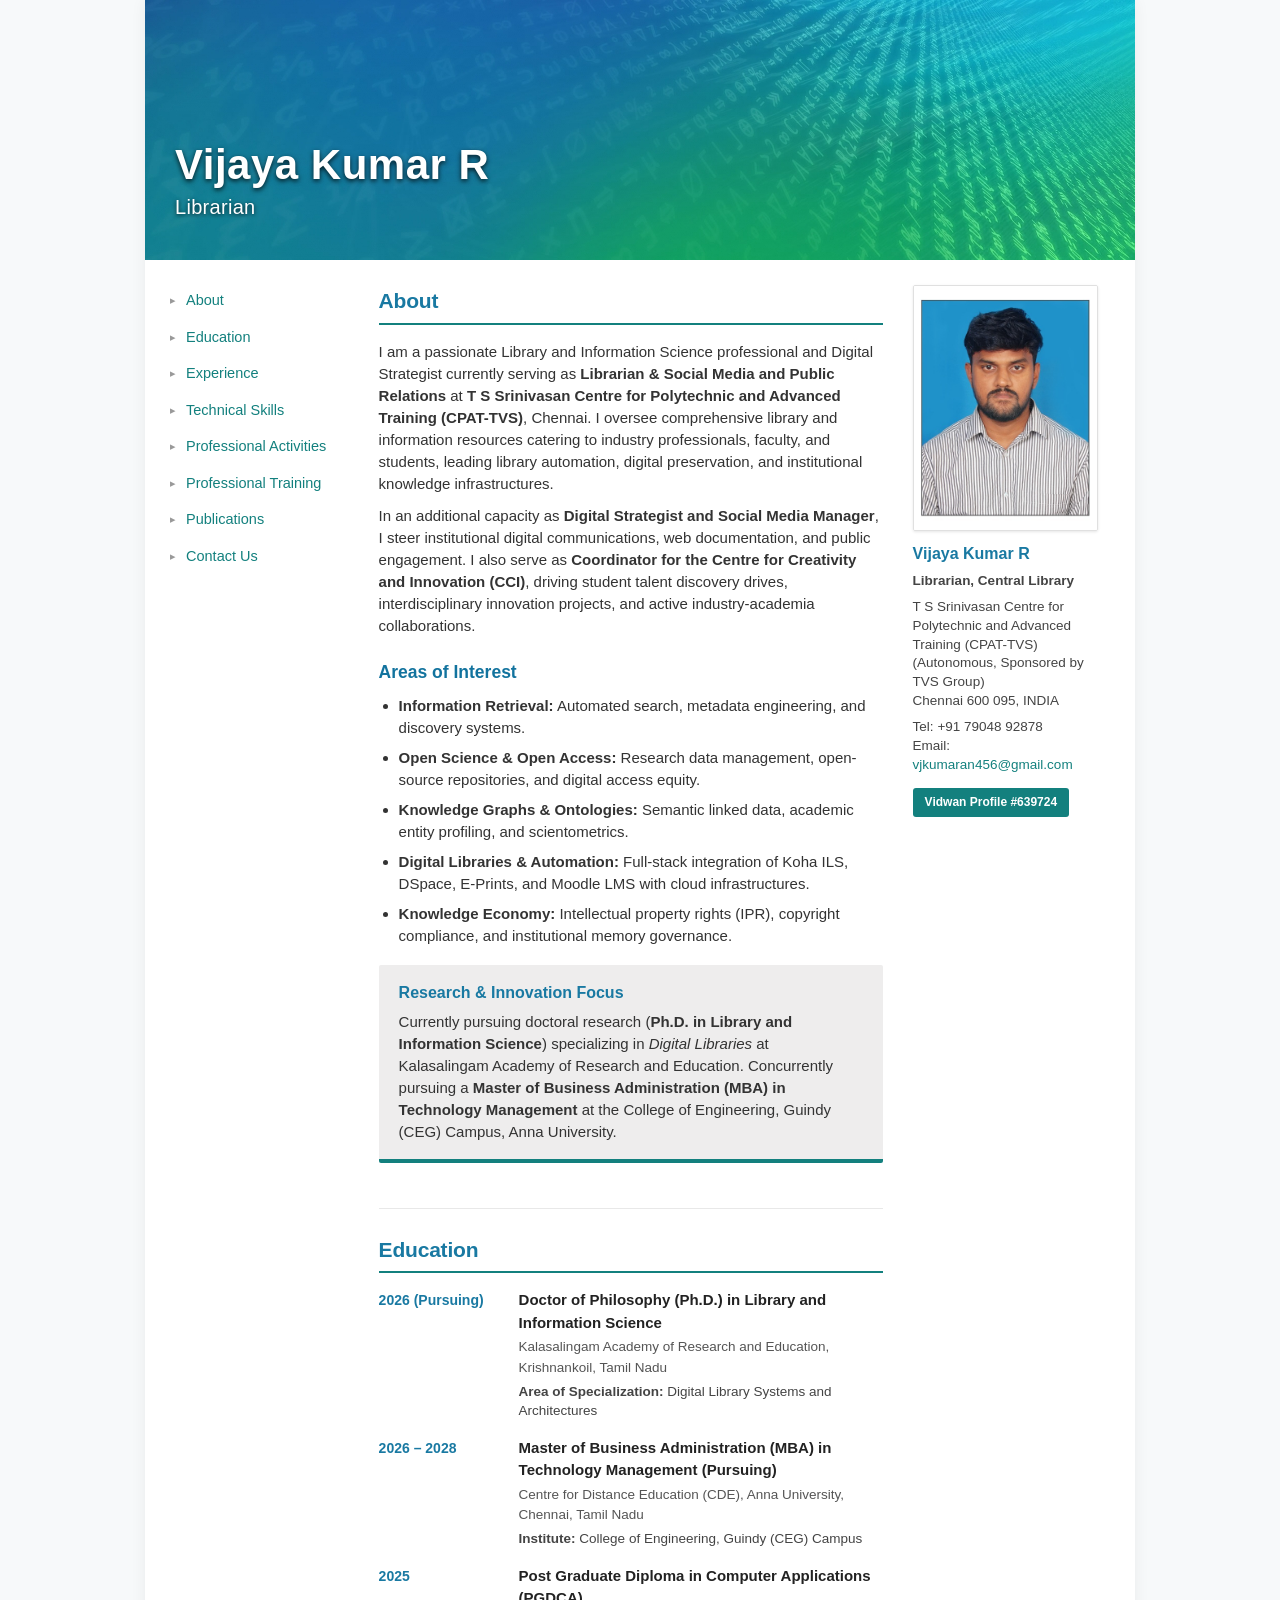
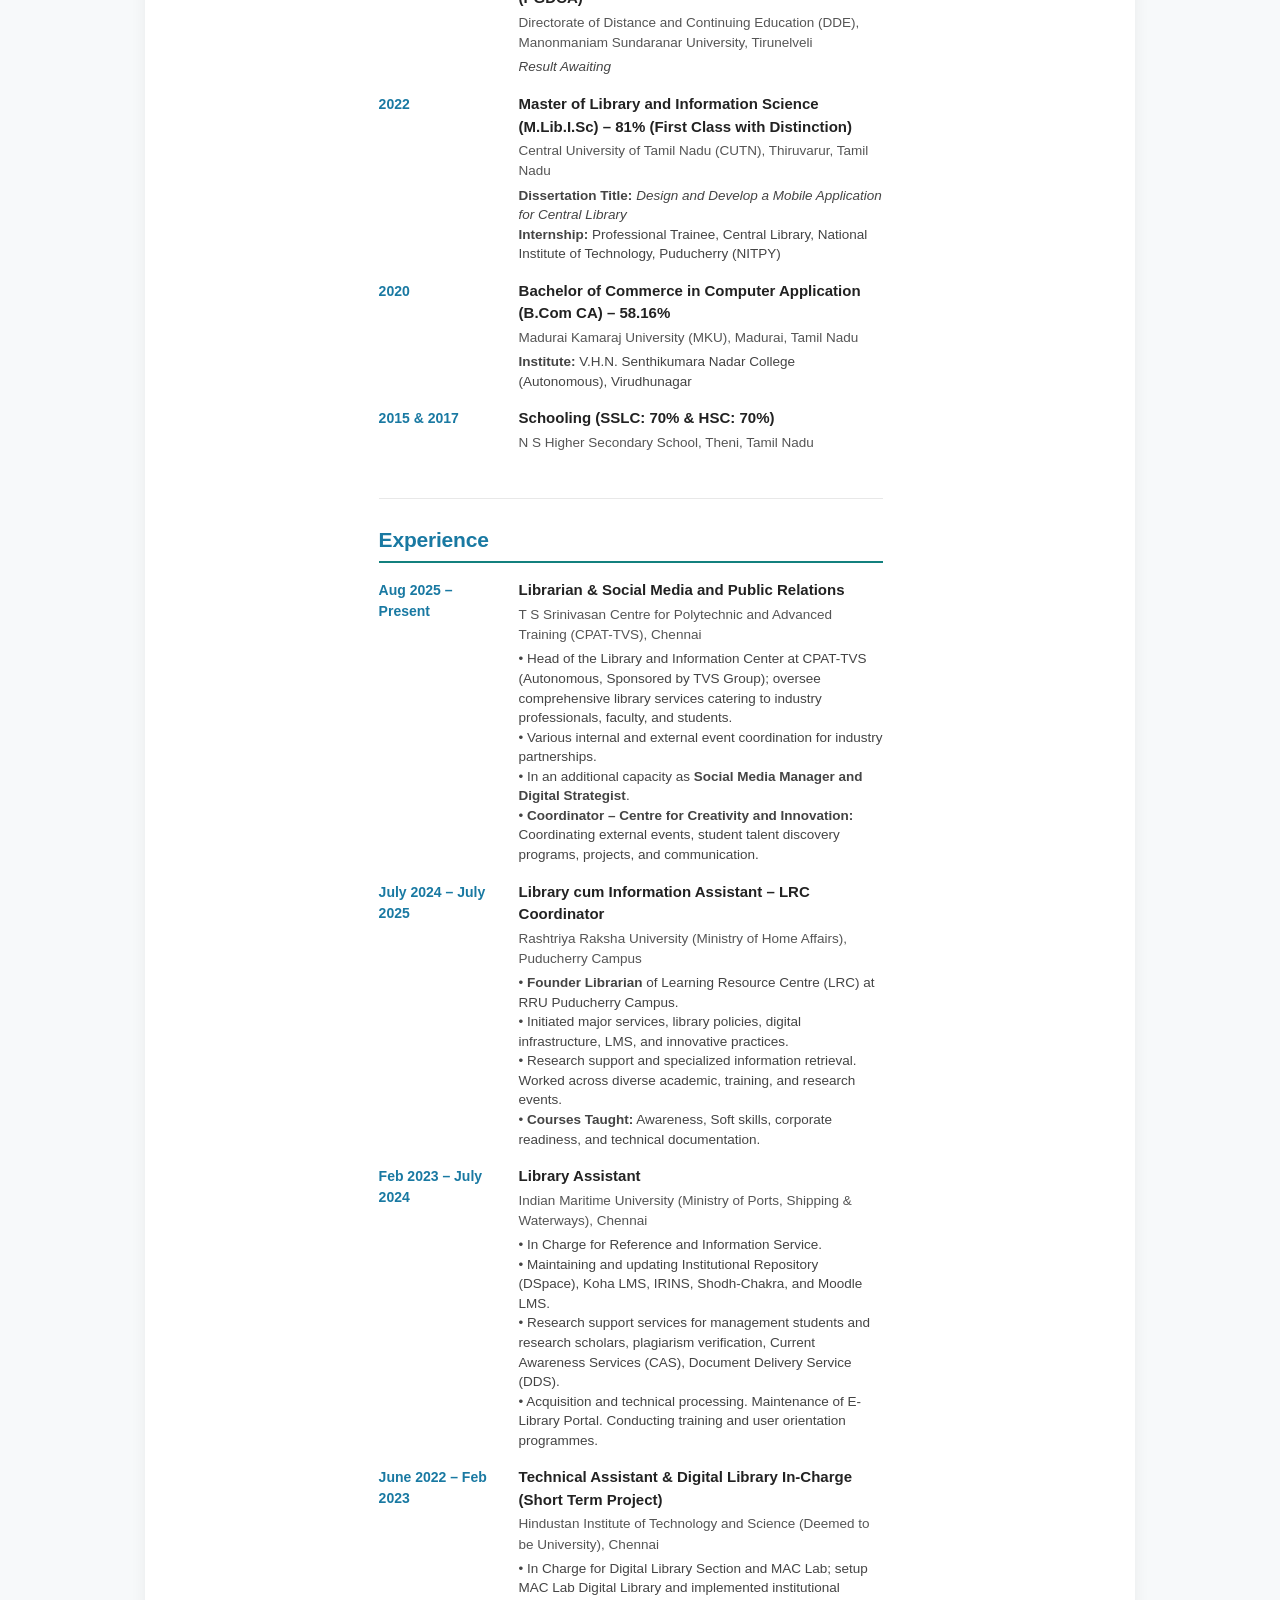
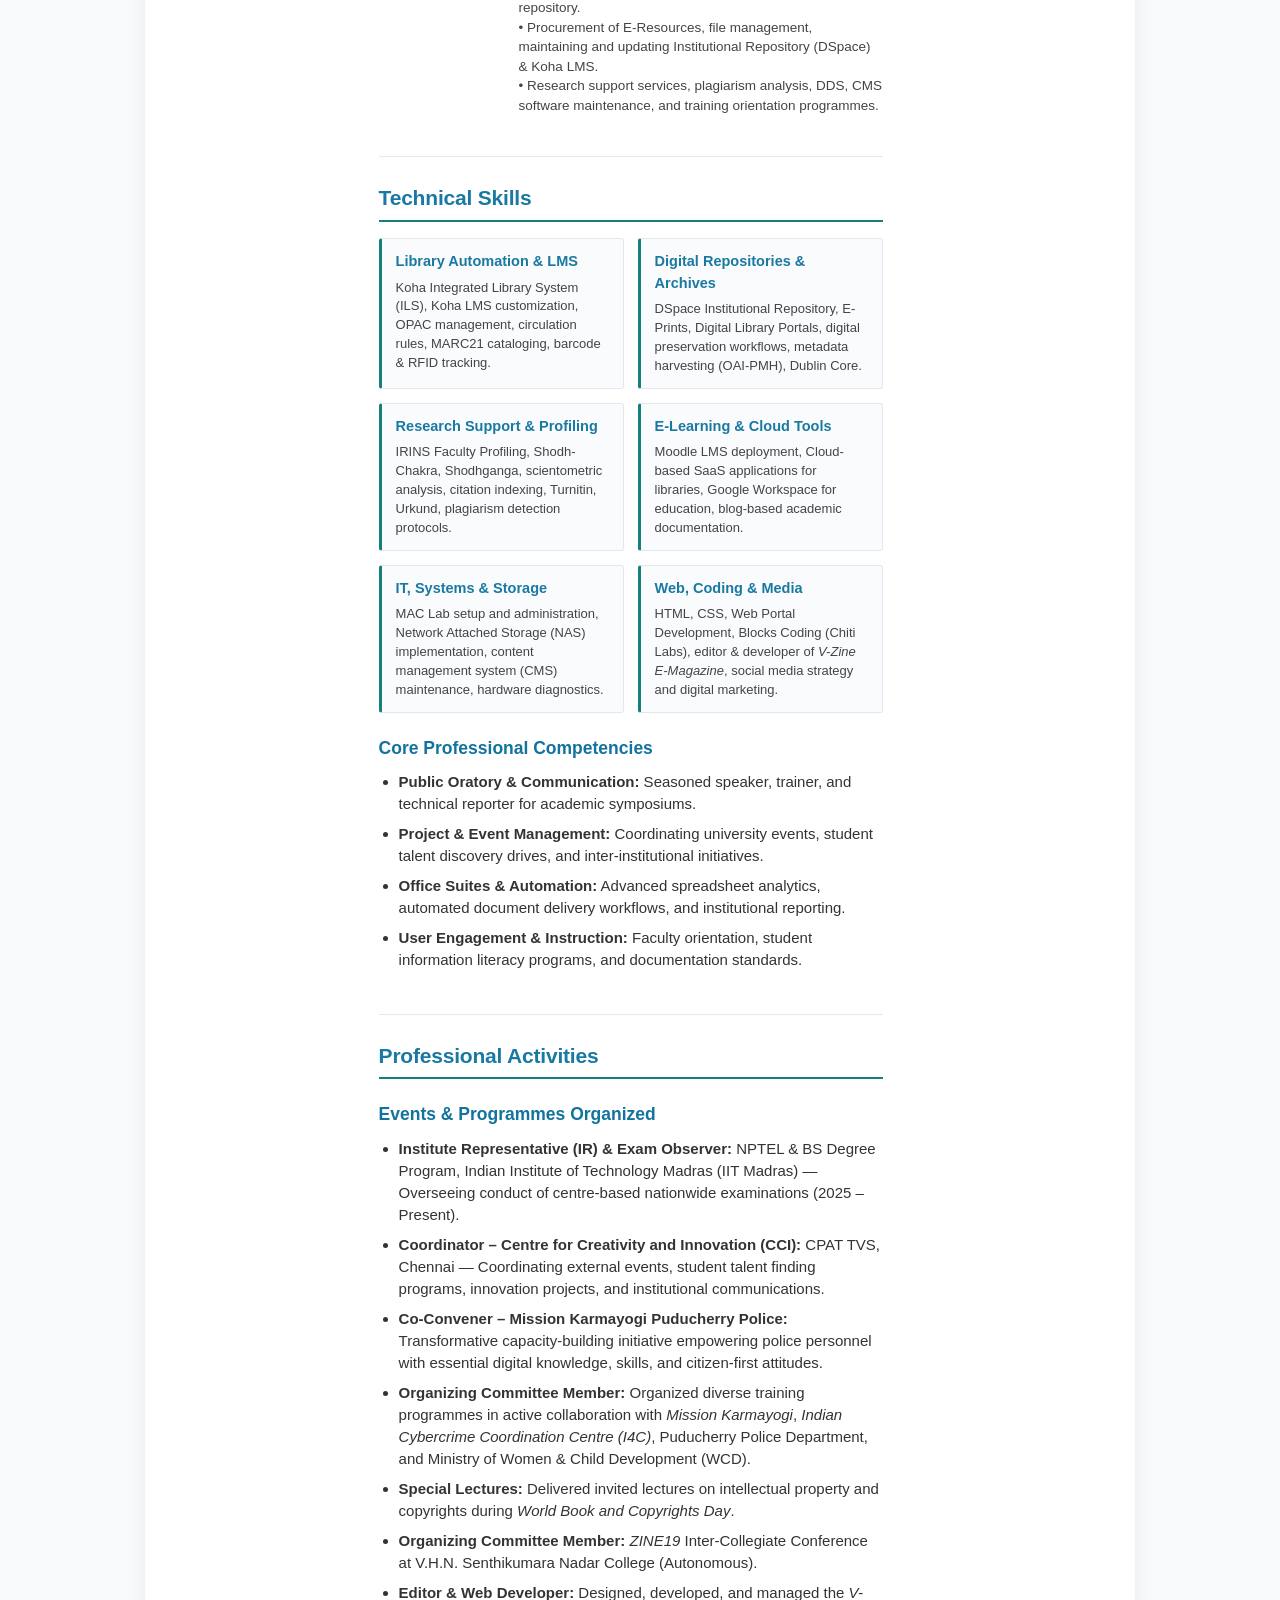
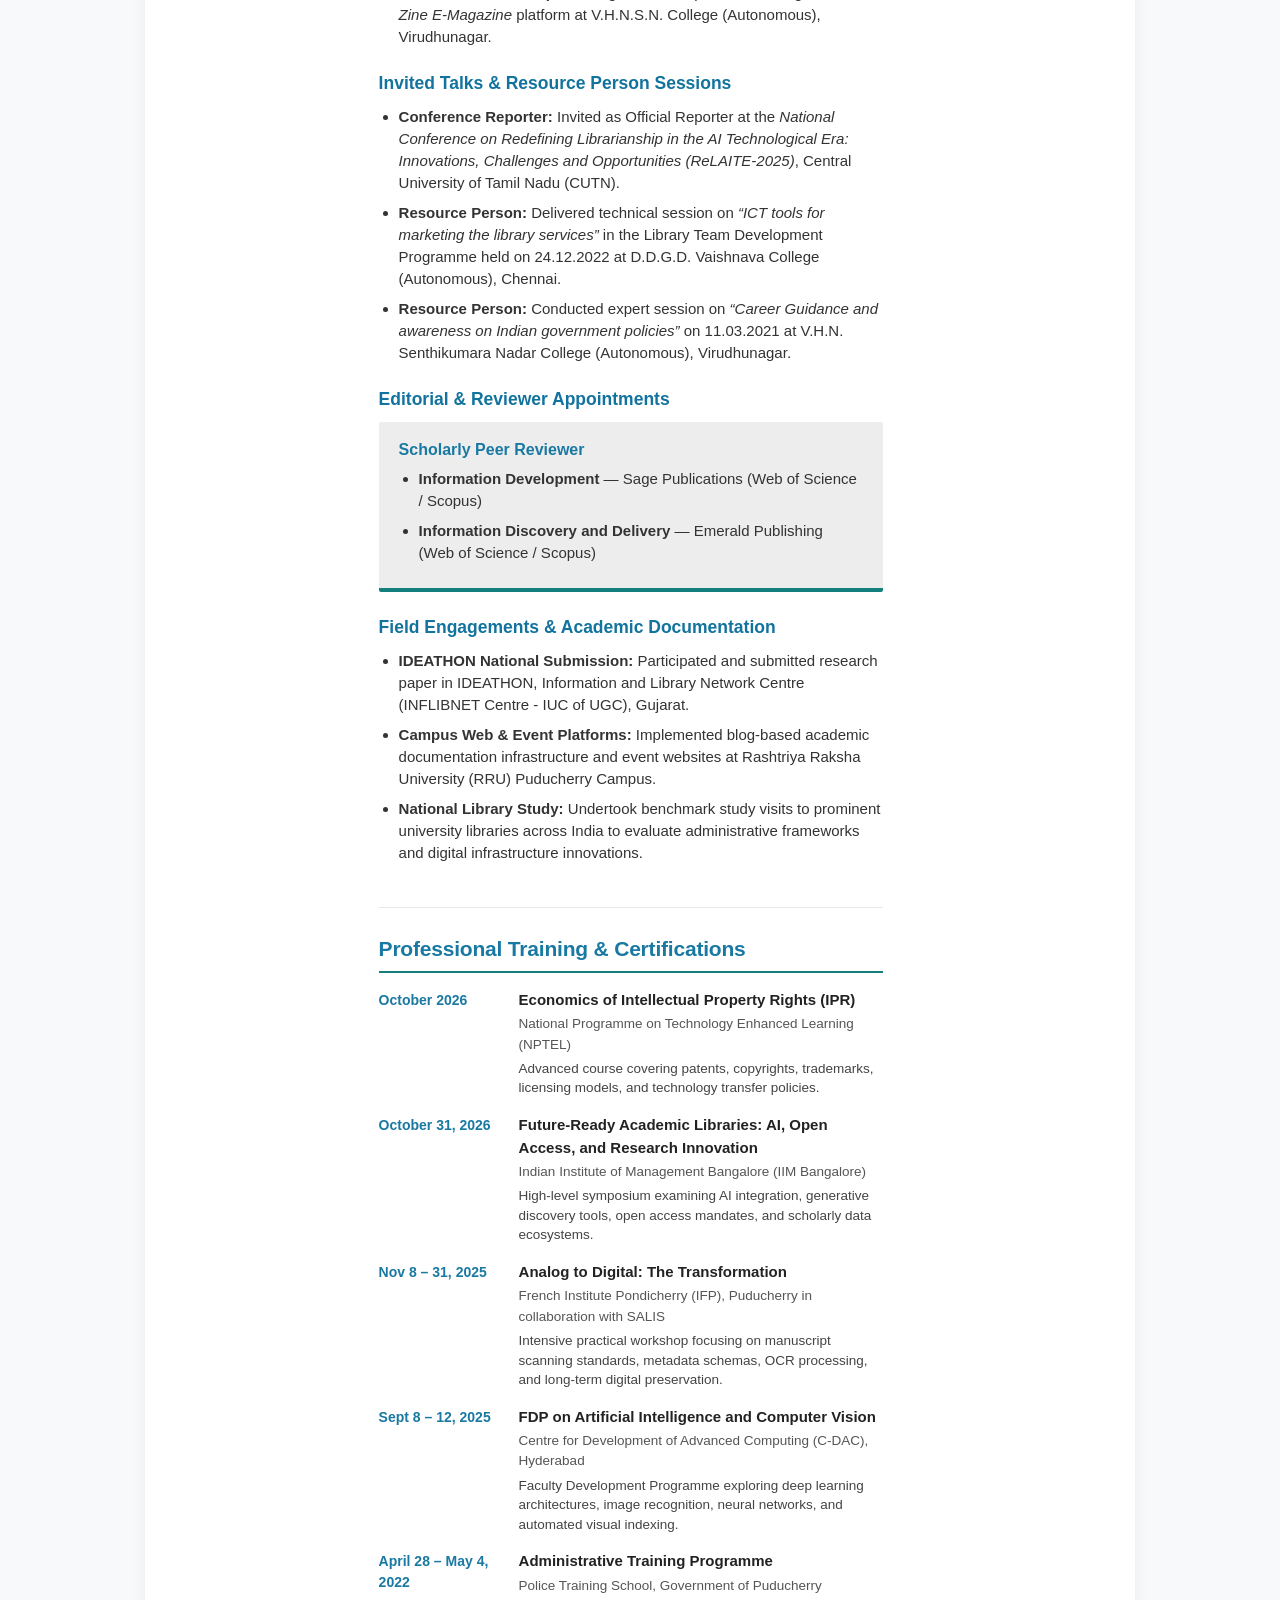
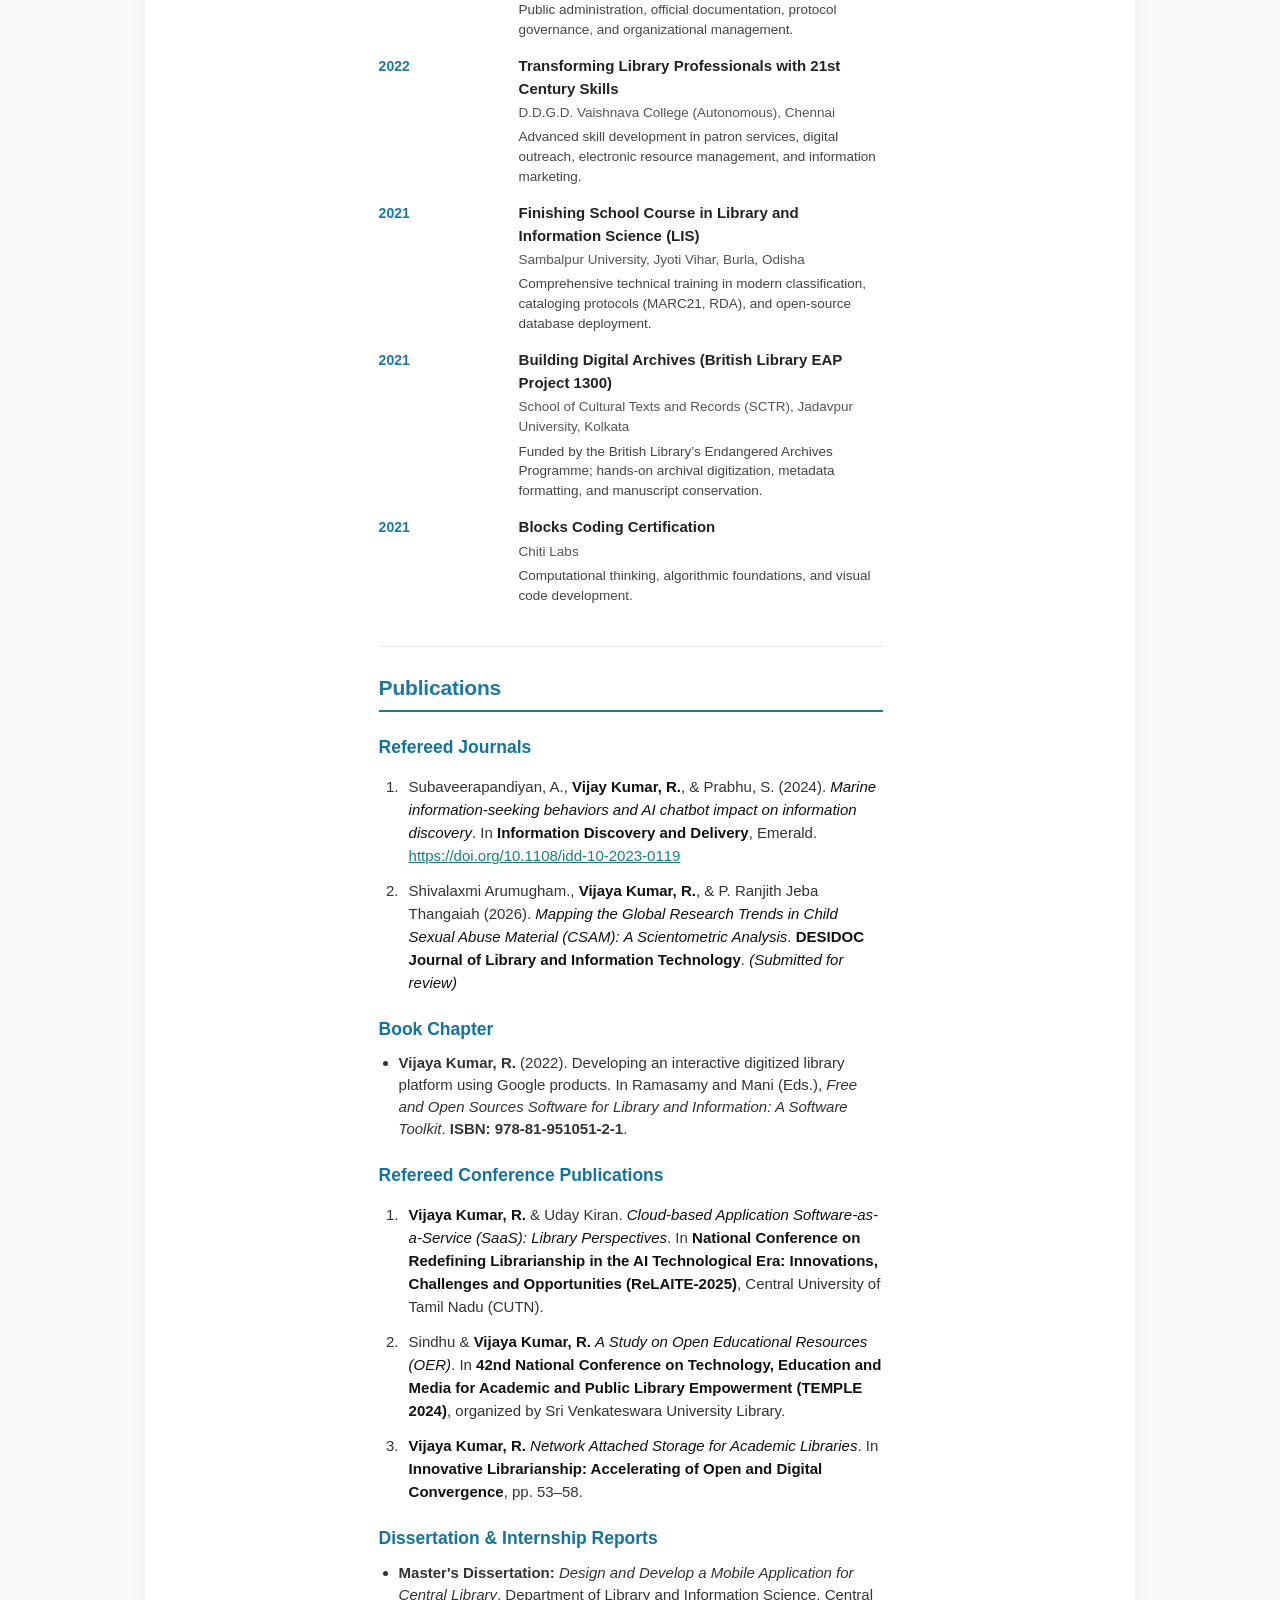
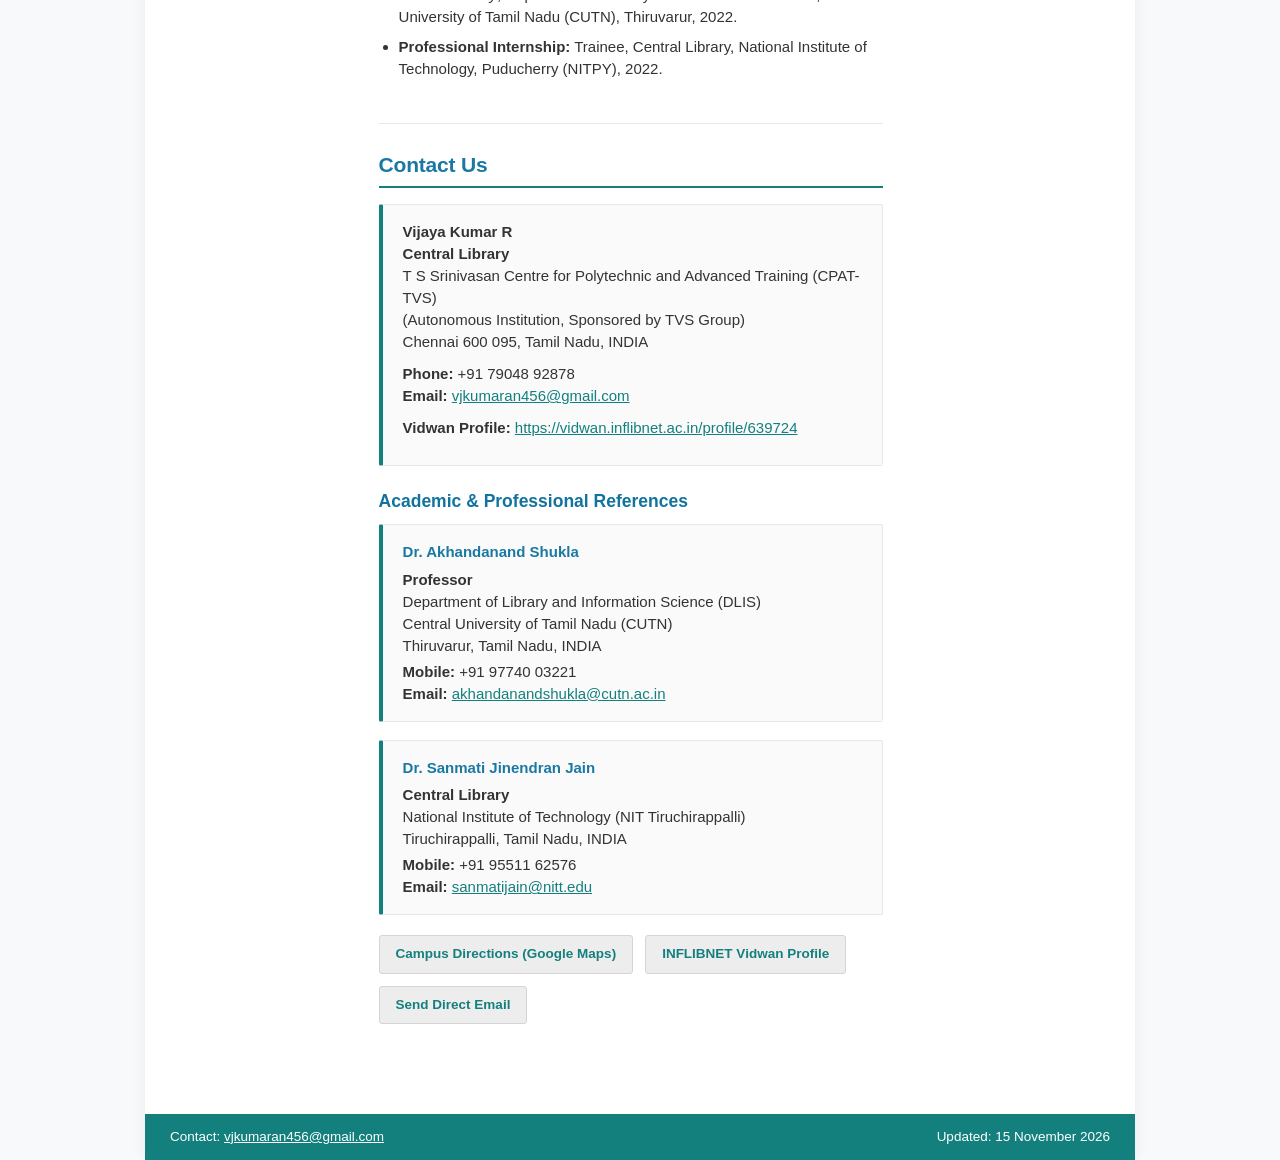
<file: index.html>
<!DOCTYPE html>
<html lang="en" dir="ltr">
<head>
  <meta charset="utf-8" />
  <meta name="viewport" content="width=device-width, initial-scale=1, maximum-scale=1" />
  <meta name="description" content="Academic webpage of Vijaya Kumar R - Librarian, Information Scientist, and Digital Strategist." />
  <title>Vijaya Kumar R | Academic Homepage</title>
  <link rel="shortcut icon" href="images/profile.svg" type="image/svg+xml" />
  <style>
    /* ==========================================================================
       Academic Website Theme - Replicated from Weizmann Institute (Prof. David Peleg)
       Color Palette:
       - Primary Accent / Links / Footer: #13807e
       - Secondary / Headers / Active: #1979a2
       - Subheading Accent: #12739e
       - Highlight Card: #eeeded with 4px #13807e solid bottom border
       - Text Color: #333333
       - Font Family: "Proxima Nova", Arial, Helvetica, "Nimbus Sans L", sans-serif
       ========================================================================== */

    * {
      -webkit-box-sizing: border-box;
      -moz-box-sizing: border-box;
      box-sizing: border-box;
    }

    html {
      font-family: "Proxima Nova", Arial, Helvetica, "Nimbus Sans L", sans-serif;
      font-size: 93.75%; /* 15px base */
      line-height: 1.5;
      color: #333333;
      background-color: #f7f9fa;
      scroll-behavior: smooth;
      -ms-text-size-adjust: 100%;
      -webkit-text-size-adjust: 100%;
    }

    body {
      margin: 0;
      padding: 0;
      background-color: #f7f9fa;
      color: #333333;
    }

    a {
      color: #13807e;
      text-decoration: underline;
      transition: color 0.15s ease-in-out;
    }

    a:hover, a:focus {
      color: #1979a2;
    }

    #page {
      max-width: 990px;
      width: 100%;
      margin: 0 auto;
      position: relative;
      background-color: #ffffff;
      box-shadow: 0 0 15px rgba(0,0,0,0.06);
    }

    /* ==========================================================================
       Header Banner Section (Cleaned: TVS Logo & Dept text removed; Just Name)
       ========================================================================== */
    #header {
      position: relative;
      width: 100%;
      max-width: 990px;
      background-color: #0b2545;
      overflow: hidden;
    }

    #header img.header__image {
      width: 100%;
      max-width: 990px;
      height: 260px;
      display: block;
      object-fit: cover;
    }

    .title-container {
      position: absolute;
      bottom: 2em;
      left: 0;
      padding: 10px 30px;
      z-index: 2;
      width: 100%;
    }

    .title-container #site-name {
      margin: 0;
    }

    .title-container #site-name a {
      color: #ffffff;
      text-decoration: none;
    }

    .title-container #site-name h1 {
      font-size: 42px;
      font-weight: 700;
      letter-spacing: 0.5px;
      color: #ffffff;
      margin: 0;
      line-height: 1.15;
      text-shadow: 0 2px 5px rgba(0, 0, 0, 0.8);
      display: inline-block;
    }

    .title-container #site-slogan {
      color: #ffffff;
      font-size: 20px;
      line-height: 1.3em;
      font-weight: 400;
      margin-top: 5px;
      text-shadow: 0 1px 4px rgba(0, 0, 0, 0.8);
      letter-spacing: 0.3px;
    }

    .mobile-header-banner {
      display: none;
    }

    /* Mobile Navbar Header */
    .navbar-header {
      display: none;
      background-color: #13807e;
      padding: 10px 15px;
      color: #ffffff;
      align-items: center;
      justify-content: space-between;
    }

    .main-navbar-toggle {
      background: transparent;
      border: 1px solid rgba(255, 255, 255, 0.5);
      border-radius: 4px;
      padding: 6px 10px;
      cursor: pointer;
      display: flex;
      flex-direction: column;
      gap: 4px;
    }

    .main-navbar-toggle .icon-bar {
      display: block;
      width: 22px;
      height: 2px;
      background-color: #ffffff;
    }

    .navbar-header span.menu-text {
      font-size: 16px;
      font-weight: 600;
    }

    #mobile-nav-container {
      display: none;
      background-color: #ffffff;
      border-bottom: 2px solid #13807e;
    }

    #mobile-nav-container.open {
      display: block;
    }

    #mobile-nav-container ul.menu {
      list-style: none;
      padding: 10px 20px;
      margin: 0;
    }

    #mobile-nav-container ul.menu li {
      padding: 8px 0;
      border-bottom: 1px solid #f0f0f0;
    }

    #mobile-nav-container ul.menu li a {
      color: #13807e;
      text-decoration: none;
      font-size: 15px;
      font-weight: 600;
      display: block;
    }

    #mobile-nav-container ul.menu li a.active {
      color: #1979a2;
    }

    /* ==========================================================================
       Main 3-Column Layout
       ========================================================================== */
    #main {
      max-width: 990px;
      margin: 25px auto 0;
      padding: 0 25px;
      display: flex;
      flex-direction: row;
      justify-content: space-between;
      align-items: flex-start;
      gap: 20px;
    }

    /* Left Sidebar: Sticky Navigation */
    aside.sidebar-first {
      width: 19%;
      flex-shrink: 0;
      position: sticky;
      top: 20px;
    }

    .region-sidebar-first .menu {
      list-style: none;
      padding: 0;
      margin: 0;
    }

    .region-sidebar-first .menu > li {
      margin: 0 0 5px 0;
      position: relative;
    }

    .region-sidebar-first .menu > li > a {
      color: #13807e;
      text-decoration: none;
      font-size: 14.5px;
      padding: 6px 0 6px 16px;
      display: block;
      position: relative;
      font-weight: 500;
      line-height: 1.35;
      transition: all 0.15s ease-in-out;
      border-radius: 2px;
    }

    .region-sidebar-first .menu > li > a:before {
      content: "▸";
      color: #999999;
      position: absolute;
      left: 0;
      font-size: 11px;
      top: 8px;
    }

    .region-sidebar-first .menu > li > a:hover {
      color: #1979a2;
      text-decoration: none;
      background-color: #f2f8f8;
    }

    .region-sidebar-first .menu > li > a.active {
      color: #1979a2;
      font-weight: 700;
      background-color: #ebf5f7;
    }

    .region-sidebar-first .menu > li > a.active:before {
      color: #1979a2;
    }

    /* Center Content Column */
    #content {
      width: 57%;
      flex-grow: 1;
      min-width: 0;
      padding: 0 10px;
    }

    .content-section {
      padding-bottom: 25px;
      margin-bottom: 25px;
      border-bottom: 1px solid #e8e8e8;
    }

    .content-section:last-child {
      border-bottom: none;
    }

    /* Section Headings */
    h2.section-header {
      font-size: 21px;
      color: #1979a2;
      font-weight: 700;
      margin-top: 0;
      margin-bottom: 16px;
      padding-bottom: 6px;
      border-bottom: 2px solid #13807e;
      letter-spacing: -0.2px;
    }

    h3.sub-header {
      font-size: 17.5px;
      color: #12739e;
      font-weight: 600;
      margin-top: 22px;
      margin-bottom: 10px;
    }

    p {
      line-height: 22px;
      margin-top: 0;
      margin-bottom: 10px;
      color: #333333;
    }

    ul.list, ol.list {
      padding-left: 20px;
      margin-top: 0;
      margin-bottom: 18px;
    }

    ul.list li, ol.list li {
      line-height: 22px;
      margin-bottom: 8px;
      color: #333333;
    }

    /* Highlight Block */
    .views-row-highlight {
      background-color: #eeeded;
      border-bottom: 4px #13807e solid;
      padding: 16px 20px;
      margin-bottom: 20px;
      border-radius: 2px;
    }

    .views-row-highlight h4 {
      margin-top: 0;
      margin-bottom: 6px;
      color: #1979a2;
      font-size: 16px;
    }

    .views-row-highlight p:last-child {
      margin-bottom: 0;
    }

    /* Timeline CV Entries */
    .cv-entry {
      display: flex;
      margin-bottom: 16px;
      align-items: baseline;
      gap: 15px;
    }

    .cv-entry .cv-date {
      width: 125px;
      flex-shrink: 0;
      font-weight: 700;
      color: #1979a2;
      font-size: 14px;
    }

    .cv-entry .cv-details {
      flex-grow: 1;
    }

    .cv-entry .cv-title {
      font-weight: 700;
      color: #222222;
      margin-bottom: 3px;
    }

    .cv-entry .cv-inst {
      color: #555555;
      font-size: 13.5px;
      margin-bottom: 4px;
    }

    .cv-entry .cv-desc {
      font-size: 13.5px;
      line-height: 1.45;
      color: #444444;
    }

    /* Technical Skills Grid */
    .skills-grid {
      display: grid;
      grid-template-columns: 1fr 1fr;
      gap: 14px;
      margin-bottom: 18px;
    }

    .skill-card {
      background: #fafbfc;
      border: 1px solid #e2e8f0;
      border-left: 3.5px solid #13807e;
      padding: 12px 14px;
      border-radius: 3px;
    }

    .skill-card h4 {
      margin: 0 0 6px 0;
      color: #1979a2;
      font-size: 14.5px;
      font-weight: 700;
    }

    .skill-card p {
      margin: 0;
      font-size: 13px;
      line-height: 1.45;
      color: #444444;
    }

    /* Publications List */
    ol.pub-list {
      padding-left: 24px;
      margin-bottom: 20px;
    }

    ol.pub-list li {
      line-height: 23px;
      margin-bottom: 12px;
      padding-left: 6px;
      color: #333333;
    }

    ol.pub-list li em {
      font-style: italic;
      color: #111111;
    }

    ol.pub-list li strong {
      color: #111111;
    }

    /* Contact Cards */
    .contact-card {
      background: #fafafa;
      border: 1px solid #e2e8f0;
      border-left: 4px solid #13807e;
      padding: 16px 20px;
      margin-bottom: 18px;
      border-radius: 2px;
    }

    .contactus-links {
      margin-top: 20px;
      display: flex;
      gap: 12px;
      flex-wrap: wrap;
    }

    .contactus-links a {
      display: inline-block;
      background-color: #eeeded;
      color: #13807e;
      padding: 8px 16px;
      text-decoration: none;
      border-radius: 3px;
      font-weight: 600;
      font-size: 13.5px;
      border: 1px solid #d5d5d5;
      transition: all 0.15s ease;
    }

    .contactus-links a:hover {
      background-color: #13807e;
      color: #ffffff;
      border-color: #13807e;
    }

    /* Right Sidebar: Scholar Profile Card */
    aside.sidebar-second {
      width: 21%;
      flex-shrink: 0;
      position: sticky;
      top: 20px;
    }

    #block-wis-lab-theme-elements-pi-block {
      background-color: #ffffff;
    }

    .pi_photo {
      margin-bottom: 14px;
    }

    .pi_photo_img {
      width: 100%;
      max-width: 185px;
      height: auto;
      display: block;
      border: 1px solid #e0e0e0;
      box-shadow: 0 1px 3px rgba(0, 0, 0, 0.1);
      border-radius: 2px;
    }

    .pi_about {
      font-size: 13.5px;
      line-height: 1.4em;
      color: #333333;
    }

    .pi_about h3 {
      font-size: 16px;
      font-weight: bold;
      color: #1979a2;
      margin-top: 0;
      margin-bottom: 8px;
    }

    .pi_about p {
      font-size: 13.5px;
      line-height: 1.4em;
      margin-top: 0;
      margin-bottom: 7px;
      color: #444444;
    }

    .pi_about a {
      color: #13807e;
      text-decoration: none;
      font-weight: 500;
    }

    .pi_about a:hover {
      text-decoration: underline;
      color: #1979a2;
    }

    .pi_about .btn-vidwan {
      display: inline-block;
      background-color: #13807e;
      color: #ffffff !important;
      padding: 5px 12px;
      border-radius: 3px;
      font-size: 12px;
      font-weight: 600;
      text-decoration: none !important;
      margin-top: 6px;
      transition: background 0.15s ease;
    }

    .pi_about .btn-vidwan:hover {
      background-color: #1979a2;
    }

    /* Footer */
    #footer {
      max-width: 990px;
      width: 100%;
      margin: 40px auto 0;
      background-color: #13807e;
      color: #ffffff;
      padding: 12px 25px;
      display: flex;
      justify-content: space-between;
      align-items: center;
      font-size: 13.5px;
    }

    .footer_left p,
    .footer_right p {
      margin: 0;
      color: #ffffff;
    }

    .footer_left a {
      color: #ffffff;
      text-decoration: underline;
    }

    /* Responsive */
    @media (max-width: 869px) {
      #main {
        flex-direction: column;
        padding: 0 15px;
      }

      aside.sidebar-first {
        width: 100%;
        position: static;
        margin-bottom: 15px;
      }

      .region-sidebar-first .menu {
        display: flex;
        flex-wrap: wrap;
        gap: 6px 14px;
        border-bottom: 1px solid #eeeded;
        padding-bottom: 12px;
      }

      #content {
        width: 100%;
        padding: 0;
      }

      .skills-grid {
        grid-template-columns: 1fr;
      }

      aside.sidebar-second {
        width: 100%;
        position: static;
        margin-top: 25px;
        border-top: 1px solid #eeeded;
        padding-top: 20px;
      }

      .pi_photo_img {
        max-width: 150px;
        float: left;
        margin-right: 20px;
      }
    }

    @media (max-width: 625px) {
      .navbar-header {
        display: flex;
      }

      #header img.header__image {
        display: none;
      }

      .mobile-header-banner {
        display: block;
        width: 100%;
      }

      .mobile-header-banner img {
        width: 100%;
        height: auto;
        display: block;
      }

      .title-container {
        position: static;
        background: #0e4c68;
        padding: 18px 15px;
      }

      .title-container #site-name h1 {
        font-size: 28px;
      }

      aside.sidebar-first {
        display: none;
      }

      .cv-entry {
        flex-direction: column;
        gap: 4px;
      }

      .cv-entry .cv-date {
        width: 100%;
      }

      #footer {
        flex-direction: column;
        gap: 8px;
        text-align: center;
        padding: 15px;
      }
    }
  </style>
</head>
<body class="html front not-logged-in two-sidebars header-4">

<div id="page">

  <!-- Mobile Navbar Header -->
  <div class="navbar-header">
    <span class="menu-text">Menu</span>
    <button class="main-navbar-toggle" type="button" aria-label="Toggle navigation" aria-expanded="false">
      <span class="icon-bar"></span>
      <span class="icon-bar"></span>
      <span class="icon-bar"></span>
    </button>
  </div>

  <!-- Mobile Collapsible Navigation -->
  <div id="mobile-nav-container">
    <ul class="menu">
      <li><a href="#about" class="mobile-nav-link active">About</a></li>
      <li><a href="#education" class="mobile-nav-link">Education</a></li>
      <li><a href="#experience" class="mobile-nav-link">Experience</a></li>
      <li><a href="#skills" class="mobile-nav-link">Technical Skills</a></li>
      <li><a href="#activities" class="mobile-nav-link">Professional Activities</a></li>
      <li><a href="#training" class="mobile-nav-link">Professional Training</a></li>
      <li><a href="#publications" class="mobile-nav-link">Publications</a></li>
      <li><a href="#contact" class="mobile-nav-link">Contact Us</a></li>
    </ul>
  </div>

  <!-- Main Academic Header Banner: Cleaned (No TVS logo / No dept content, just the Scholar Name) -->
  <header class="header" id="header" role="banner">
    <img src="images/header_banner.jpg" alt="Academic Header Banner" class="header__image" />

    <div class="title-container">
      <div class="header__name-and-slogan" id="name-and-slogan">
        <div class="header__site-name" id="site-name">
          <a href="#about" title="Vijaya Kumar R" class="header__site-link" rel="home">
            <h1>Vijaya Kumar R</h1>
          </a>
        </div>
        <div class="header__site-slogan" id="site-slogan">Librarian</div>
      </div>
    </div>

    <div class="mobile-header-banner">
      <img src="images/header_mobile.jpg" alt="Vijaya Kumar R" />
    </div>
  </header>

  <!-- Main Body Layout (3 Columns: Sticky Nav | Main Content | PI Profile) -->
  <div id="main" class="two-sidebars">

    <!-- Left Sidebar: Sticky Navigation Menu in Requested Order -->
    <aside class="sidebar sidebar-first" role="navigation">
      <div class="region region-sidebar-first column sidebar" id="navigation">
        <div id="block-system-main-menu" class="block block-system block-menu">
          <ul class="menu">
            <li><a href="#about" class="nav-link active">About</a></li>
            <li><a href="#education" class="nav-link">Education</a></li>
            <li><a href="#experience" class="nav-link">Experience</a></li>
            <li><a href="#skills" class="nav-link">Technical Skills</a></li>
            <li><a href="#activities" class="nav-link">Professional Activities</a></li>
            <li><a href="#training" class="nav-link">Professional Training</a></li>
            <li><a href="#publications" class="nav-link">Publications</a></li>
            <li><a href="#contact" class="nav-link">Contact Us</a></li>
          </ul>
        </div>
      </div>
    </aside>

    <!-- Center Column: Content Structured Strictly to Your Specified Sequence -->
    <div id="content" class="column" role="main">

      <!-- ================= 1. ABOUT SECTION ================= -->
      <section id="about" class="content-section">
        <h2 class="section-header">About</h2>
        <p>
          I am a passionate Library and Information Science professional and Digital Strategist currently serving as 
          <strong>Librarian &amp; Social Media and Public Relations</strong> at 
          <strong>T S Srinivasan Centre for Polytechnic and Advanced Training (CPAT-TVS)</strong>, Chennai. 
          I oversee comprehensive library and information resources catering to industry professionals, faculty, and students, 
          leading library automation, digital preservation, and institutional knowledge infrastructures.
        </p>
        <p>
          In an additional capacity as <strong>Digital Strategist and Social Media Manager</strong>, I steer institutional digital communications, 
          web documentation, and public engagement. I also serve as <strong>Coordinator for the Centre for Creativity and Innovation (CCI)</strong>, 
          driving student talent discovery drives, interdisciplinary innovation projects, and active industry-academia collaborations.
        </p>

        <h3 class="sub-header">Areas of Interest</h3>
        <ul class="list">
          <li><strong>Information Retrieval:</strong> Automated search, metadata engineering, and discovery systems.</li>
          <li><strong>Open Science &amp; Open Access:</strong> Research data management, open-source repositories, and digital access equity.</li>
          <li><strong>Knowledge Graphs &amp; Ontologies:</strong> Semantic linked data, academic entity profiling, and scientometrics.</li>
          <li><strong>Digital Libraries &amp; Automation:</strong> Full-stack integration of Koha ILS, DSpace, E-Prints, and Moodle LMS with cloud infrastructures.</li>
          <li><strong>Knowledge Economy:</strong> Intellectual property rights (IPR), copyright compliance, and institutional memory governance.</li>
        </ul>

        <div class="views-row-highlight">
          <h4>Research &amp; Innovation Focus</h4>
          <p>
            Currently pursuing doctoral research (<strong>Ph.D. in Library and Information Science</strong>) specializing in 
            <em>Digital Libraries</em> at Kalasalingam Academy of Research and Education. Concurrently pursuing a 
            <strong>Master of Business Administration (MBA) in Technology Management</strong> at the College of Engineering, Guindy (CEG) Campus, Anna University.
          </p>
        </div>
      </section>

      <!-- ================= 2. EDUCATION SECTION ================= -->
      <section id="education" class="content-section">
        <h2 class="section-header">Education</h2>

        <div class="cv-section-block">
          <div class="cv-entry">
            <div class="cv-date">2026 (Pursuing)</div>
            <div class="cv-details">
              <div class="cv-title">Doctor of Philosophy (Ph.D.) in Library and Information Science</div>
              <div class="cv-inst">Kalasalingam Academy of Research and Education, Krishnankoil, Tamil Nadu</div>
              <div class="cv-desc"><strong>Area of Specialization:</strong> Digital Library Systems and Architectures</div>
            </div>
          </div>

          <div class="cv-entry">
            <div class="cv-date">2026 – 2028</div>
            <div class="cv-details">
              <div class="cv-title">Master of Business Administration (MBA) in Technology Management (Pursuing)</div>
              <div class="cv-inst">Centre for Distance Education (CDE), Anna University, Chennai, Tamil Nadu</div>
              <div class="cv-desc"><strong>Institute:</strong> College of Engineering, Guindy (CEG) Campus</div>
            </div>
          </div>

          <div class="cv-entry">
            <div class="cv-date">2025</div>
            <div class="cv-details">
              <div class="cv-title">Post Graduate Diploma in Computer Applications (PGDCA)</div>
              <div class="cv-inst">Directorate of Distance and Continuing Education (DDE), Manonmaniam Sundaranar University, Tirunelveli</div>
              <div class="cv-desc"><em>Result Awaiting</em></div>
            </div>
          </div>

          <div class="cv-entry">
            <div class="cv-date">2022</div>
            <div class="cv-details">
              <div class="cv-title">Master of Library and Information Science (M.Lib.I.Sc) – 81% (First Class with Distinction)</div>
              <div class="cv-inst">Central University of Tamil Nadu (CUTN), Thiruvarur, Tamil Nadu</div>
              <div class="cv-desc">
                <strong>Dissertation Title:</strong> <em>Design and Develop a Mobile Application for Central Library</em><br />
                <strong>Internship:</strong> Professional Trainee, Central Library, National Institute of Technology, Puducherry (NITPY)
              </div>
            </div>
          </div>

          <div class="cv-entry">
            <div class="cv-date">2020</div>
            <div class="cv-details">
              <div class="cv-title">Bachelor of Commerce in Computer Application (B.Com CA) – 58.16%</div>
              <div class="cv-inst">Madurai Kamaraj University (MKU), Madurai, Tamil Nadu</div>
              <div class="cv-desc"><strong>Institute:</strong> V.H.N. Senthikumara Nadar College (Autonomous), Virudhunagar</div>
            </div>
          </div>

          <div class="cv-entry">
            <div class="cv-date">2015 &amp; 2017</div>
            <div class="cv-details">
              <div class="cv-title">Schooling (SSLC: 70% &amp; HSC: 70%)</div>
              <div class="cv-inst">N S Higher Secondary School, Theni, Tamil Nadu</div>
            </div>
          </div>
        </div>
      </section>

      <!-- ================= 3. EXPERIENCE SECTION ================= -->
      <section id="experience" class="content-section">
        <h2 class="section-header">Experience</h2>

        <div class="cv-section-block">
          <div class="cv-entry">
            <div class="cv-date">Aug 2025 – Present</div>
            <div class="cv-details">
              <div class="cv-title">Librarian &amp; Social Media and Public Relations</div>
              <div class="cv-inst">T S Srinivasan Centre for Polytechnic and Advanced Training (CPAT-TVS), Chennai</div>
              <div class="cv-desc">
                • Head of the Library and Information Center at CPAT-TVS (Autonomous, Sponsored by TVS Group); oversee comprehensive library services catering to industry professionals, faculty, and students.<br />
                • Various internal and external event coordination for industry partnerships.<br />
                • In an additional capacity as <strong>Social Media Manager and Digital Strategist</strong>.<br />
                • <strong>Coordinator – Centre for Creativity and Innovation:</strong> Coordinating external events, student talent discovery programs, projects, and communication.
              </div>
            </div>
          </div>

          <div class="cv-entry">
            <div class="cv-date">July 2024 – July 2025</div>
            <div class="cv-details">
              <div class="cv-title">Library cum Information Assistant – LRC Coordinator</div>
              <div class="cv-inst">Rashtriya Raksha University (Ministry of Home Affairs), Puducherry Campus</div>
              <div class="cv-desc">
                • <strong>Founder Librarian</strong> of Learning Resource Centre (LRC) at RRU Puducherry Campus.<br />
                • Initiated major services, library policies, digital infrastructure, LMS, and innovative practices.<br />
                • Research support and specialized information retrieval. Worked across diverse academic, training, and research events.<br />
                • <strong>Courses Taught:</strong> Awareness, Soft skills, corporate readiness, and technical documentation.
              </div>
            </div>
          </div>

          <div class="cv-entry">
            <div class="cv-date">Feb 2023 – July 2024</div>
            <div class="cv-details">
              <div class="cv-title">Library Assistant</div>
              <div class="cv-inst">Indian Maritime University (Ministry of Ports, Shipping &amp; Waterways), Chennai</div>
              <div class="cv-desc">
                • In Charge for Reference and Information Service.<br />
                • Maintaining and updating Institutional Repository (DSpace), Koha LMS, IRINS, Shodh-Chakra, and Moodle LMS.<br />
                • Research support services for management students and research scholars, plagiarism verification, Current Awareness Services (CAS), Document Delivery Service (DDS).<br />
                • Acquisition and technical processing. Maintenance of E-Library Portal. Conducting training and user orientation programmes.
              </div>
            </div>
          </div>

          <div class="cv-entry">
            <div class="cv-date">June 2022 – Feb 2023</div>
            <div class="cv-details">
              <div class="cv-title">Technical Assistant &amp; Digital Library In-Charge (Short Term Project)</div>
              <div class="cv-inst">Hindustan Institute of Technology and Science (Deemed to be University), Chennai</div>
              <div class="cv-desc">
                • In Charge for Digital Library Section and MAC Lab; setup MAC Lab Digital Library and implemented institutional repository.<br />
                • Procurement of E-Resources, file management, maintaining and updating Institutional Repository (DSpace) &amp; Koha LMS.<br />
                • Research support services, plagiarism analysis, DDS, CMS software maintenance, and training orientation programmes.
              </div>
            </div>
          </div>
        </div>
      </section>

      <!-- ================= 4. TECHNICAL SKILLS SECTION ================= -->
      <section id="skills" class="content-section">
        <h2 class="section-header">Technical Skills</h2>

        <div class="skills-grid">
          <div class="skill-card">
            <h4>Library Automation &amp; LMS</h4>
            <p>Koha Integrated Library System (ILS), Koha LMS customization, OPAC management, circulation rules, MARC21 cataloging, barcode &amp; RFID tracking.</p>
          </div>

          <div class="skill-card">
            <h4>Digital Repositories &amp; Archives</h4>
            <p>DSpace Institutional Repository, E-Prints, Digital Library Portals, digital preservation workflows, metadata harvesting (OAI-PMH), Dublin Core.</p>
          </div>

          <div class="skill-card">
            <h4>Research Support &amp; Profiling</h4>
            <p>IRINS Faculty Profiling, Shodh-Chakra, Shodhganga, scientometric analysis, citation indexing, Turnitin, Urkund, plagiarism detection protocols.</p>
          </div>

          <div class="skill-card">
            <h4>E-Learning &amp; Cloud Tools</h4>
            <p>Moodle LMS deployment, Cloud-based SaaS applications for libraries, Google Workspace for education, blog-based academic documentation.</p>
          </div>

          <div class="skill-card">
            <h4>IT, Systems &amp; Storage</h4>
            <p>MAC Lab setup and administration, Network Attached Storage (NAS) implementation, content management system (CMS) maintenance, hardware diagnostics.</p>
          </div>

          <div class="skill-card">
            <h4>Web, Coding &amp; Media</h4>
            <p>HTML, CSS, Web Portal Development, Blocks Coding (Chiti Labs), editor &amp; developer of <em>V-Zine E-Magazine</em>, social media strategy and digital marketing.</p>
          </div>
        </div>

        <h3 class="sub-header">Core Professional Competencies</h3>
        <ul class="list">
          <li><strong>Public Oratory &amp; Communication:</strong> Seasoned speaker, trainer, and technical reporter for academic symposiums.</li>
          <li><strong>Project &amp; Event Management:</strong> Coordinating university events, student talent discovery drives, and inter-institutional initiatives.</li>
          <li><strong>Office Suites &amp; Automation:</strong> Advanced spreadsheet analytics, automated document delivery workflows, and institutional reporting.</li>
          <li><strong>User Engagement &amp; Instruction:</strong> Faculty orientation, student information literacy programs, and documentation standards.</li>
        </ul>
      </section>

      <!-- ================= 5. PROFESSIONAL ACTIVITIES SECTION ================= -->
      <section id="activities" class="content-section">
        <h2 class="section-header">Professional Activities</h2>

        <h3 class="sub-header">Events &amp; Programmes Organized</h3>
        <ul class="list">
          <li>
            <strong>Institute Representative (IR) &amp; Exam Observer:</strong> NPTEL &amp; BS Degree Program, Indian Institute of Technology Madras (IIT Madras) — Overseeing conduct of centre-based nationwide examinations (2025 – Present).
          </li>
          <li>
            <strong>Coordinator – Centre for Creativity and Innovation (CCI):</strong> CPAT TVS, Chennai — Coordinating external events, student talent finding programs, innovation projects, and institutional communications.
          </li>
          <li>
            <strong>Co-Convener – Mission Karmayogi Puducherry Police:</strong> Transformative capacity-building initiative empowering police personnel with essential digital knowledge, skills, and citizen-first attitudes.
          </li>
          <li>
            <strong>Organizing Committee Member:</strong> Organized diverse training programmes in active collaboration with <em>Mission Karmayogi</em>, <em>Indian Cybercrime Coordination Centre (I4C)</em>, Puducherry Police Department, and Ministry of Women &amp; Child Development (WCD).
          </li>
          <li>
            <strong>Special Lectures:</strong> Delivered invited lectures on intellectual property and copyrights during <em>World Book and Copyrights Day</em>.
          </li>
          <li>
            <strong>Organizing Committee Member:</strong> <em>ZINE19</em> Inter-Collegiate Conference at V.H.N. Senthikumara Nadar College (Autonomous).
          </li>
          <li>
            <strong>Editor &amp; Web Developer:</strong> Designed, developed, and managed the <em>V-Zine E-Magazine</em> platform at V.H.N.S.N. College (Autonomous), Virudhunagar.
          </li>
        </ul>

        <h3 class="sub-header">Invited Talks &amp; Resource Person Sessions</h3>
        <ul class="list">
          <li>
            <strong>Conference Reporter:</strong> Invited as Official Reporter at the <em>National Conference on Redefining Librarianship in the AI Technological Era: Innovations, Challenges and Opportunities (ReLAITE-2025)</em>, Central University of Tamil Nadu (CUTN).
          </li>
          <li>
            <strong>Resource Person:</strong> Delivered technical session on <em>“ICT tools for marketing the library services”</em> in the Library Team Development Programme held on 24.12.2022 at D.D.G.D. Vaishnava College (Autonomous), Chennai.
          </li>
          <li>
            <strong>Resource Person:</strong> Conducted expert session on <em>“Career Guidance and awareness on Indian government policies”</em> on 11.03.2021 at V.H.N. Senthikumara Nadar College (Autonomous), Virudhunagar.
          </li>
        </ul>

        <h3 class="sub-header">Editorial &amp; Reviewer Appointments</h3>
        <div class="views-row-highlight">
          <h4>Scholarly Peer Reviewer</h4>
          <ul class="list" style="margin-bottom: 0;">
            <li><strong>Information Development</strong> — Sage Publications (Web of Science / Scopus)</li>
            <li><strong>Information Discovery and Delivery</strong> — Emerald Publishing (Web of Science / Scopus)</li>
          </ul>
        </div>

        <h3 class="sub-header">Field Engagements &amp; Academic Documentation</h3>
        <ul class="list">
          <li>
            <strong>IDEATHON National Submission:</strong> Participated and submitted research paper in IDEATHON, Information and Library Network Centre (INFLIBNET Centre - IUC of UGC), Gujarat.
          </li>
          <li>
            <strong>Campus Web &amp; Event Platforms:</strong> Implemented blog-based academic documentation infrastructure and event websites at Rashtriya Raksha University (RRU) Puducherry Campus.
          </li>
          <li>
            <strong>National Library Study:</strong> Undertook benchmark study visits to prominent university libraries across India to evaluate administrative frameworks and digital infrastructure innovations.
          </li>
        </ul>
      </section>

      <!-- ================= 6. PROFESSIONAL TRAINING SECTION ================= -->
      <section id="training" class="content-section">
        <h2 class="section-header">Professional Training &amp; Certifications</h2>

        <div class="cv-section-block">
          <div class="cv-entry">
            <div class="cv-date">October 2026</div>
            <div class="cv-details">
              <div class="cv-title">Economics of Intellectual Property Rights (IPR)</div>
              <div class="cv-inst">National Programme on Technology Enhanced Learning (NPTEL)</div>
              <div class="cv-desc">Advanced course covering patents, copyrights, trademarks, licensing models, and technology transfer policies.</div>
            </div>
          </div>

          <div class="cv-entry">
            <div class="cv-date">October 31, 2026</div>
            <div class="cv-details">
              <div class="cv-title">Future-Ready Academic Libraries: AI, Open Access, and Research Innovation</div>
              <div class="cv-inst">Indian Institute of Management Bangalore (IIM Bangalore)</div>
              <div class="cv-desc">High-level symposium examining AI integration, generative discovery tools, open access mandates, and scholarly data ecosystems.</div>
            </div>
          </div>

          <div class="cv-entry">
            <div class="cv-date">Nov 8 – 31, 2025</div>
            <div class="cv-details">
              <div class="cv-title">Analog to Digital: The Transformation</div>
              <div class="cv-inst">French Institute Pondicherry (IFP), Puducherry in collaboration with SALIS</div>
              <div class="cv-desc">Intensive practical workshop focusing on manuscript scanning standards, metadata schemas, OCR processing, and long-term digital preservation.</div>
            </div>
          </div>

          <div class="cv-entry">
            <div class="cv-date">Sept 8 – 12, 2025</div>
            <div class="cv-details">
              <div class="cv-title">FDP on Artificial Intelligence and Computer Vision</div>
              <div class="cv-inst">Centre for Development of Advanced Computing (C-DAC), Hyderabad</div>
              <div class="cv-desc">Faculty Development Programme exploring deep learning architectures, image recognition, neural networks, and automated visual indexing.</div>
            </div>
          </div>

          <div class="cv-entry">
            <div class="cv-date">April 28 – May 4, 2022</div>
            <div class="cv-details">
              <div class="cv-title">Administrative Training Programme</div>
              <div class="cv-inst">Police Training School, Government of Puducherry</div>
              <div class="cv-desc">Public administration, official documentation, protocol governance, and organizational management.</div>
            </div>
          </div>

          <div class="cv-entry">
            <div class="cv-date">2022</div>
            <div class="cv-details">
              <div class="cv-title">Transforming Library Professionals with 21st Century Skills</div>
              <div class="cv-inst">D.D.G.D. Vaishnava College (Autonomous), Chennai</div>
              <div class="cv-desc">Advanced skill development in patron services, digital outreach, electronic resource management, and information marketing.</div>
            </div>
          </div>

          <div class="cv-entry">
            <div class="cv-date">2021</div>
            <div class="cv-details">
              <div class="cv-title">Finishing School Course in Library and Information Science (LIS)</div>
              <div class="cv-inst">Sambalpur University, Jyoti Vihar, Burla, Odisha</div>
              <div class="cv-desc">Comprehensive technical training in modern classification, cataloging protocols (MARC21, RDA), and open-source database deployment.</div>
            </div>
          </div>

          <div class="cv-entry">
            <div class="cv-date">2021</div>
            <div class="cv-details">
              <div class="cv-title">Building Digital Archives (British Library EAP Project 1300)</div>
              <div class="cv-inst">School of Cultural Texts and Records (SCTR), Jadavpur University, Kolkata</div>
              <div class="cv-desc">Funded by the British Library’s Endangered Archives Programme; hands-on archival digitization, metadata formatting, and manuscript conservation.</div>
            </div>
          </div>

          <div class="cv-entry">
            <div class="cv-date">2021</div>
            <div class="cv-details">
              <div class="cv-title">Blocks Coding Certification</div>
              <div class="cv-inst">Chiti Labs</div>
              <div class="cv-desc">Computational thinking, algorithmic foundations, and visual code development.</div>
            </div>
          </div>
        </div>
      </section>

      <!-- ================= 7. PUBLICATIONS SECTION ================= -->
      <section id="publications" class="content-section">
        <h2 class="section-header">Publications</h2>

        <h3 class="sub-header">Refereed Journals</h3>
        <ol class="pub-list">
          <li>
            Subaveerapandiyan, A., <strong>Vijay Kumar, R.</strong>, &amp; Prabhu, S. (2024). 
            <em>Marine information-seeking behaviors and AI chatbot impact on information discovery</em>. 
            In <strong>Information Discovery and Delivery</strong>, Emerald. 
            <br />
            <a href="https://doi.org/10.1108/idd-10-2023-0119" target="_blank" rel="noopener">https://doi.org/10.1108/idd-10-2023-0119</a>
          </li>
          <li>
            Shivalaxmi Arumugham., <strong>Vijaya Kumar, R.</strong>, &amp; P. Ranjith Jeba Thangaiah (2026). 
            <em>Mapping the Global Research Trends in Child Sexual Abuse Material (CSAM): A Scientometric Analysis</em>. 
            <strong>DESIDOC Journal of Library and Information Technology</strong>. <em>(Submitted for review)</em>
          </li>
        </ol>

        <h3 class="sub-header">Book Chapter</h3>
        <ul class="list">
          <li>
            <strong>Vijaya Kumar, R.</strong> (2022). 
            Developing an interactive digitized library platform using Google products. 
            In Ramasamy and Mani (Eds.), <em>Free and Open Sources Software for Library and Information: A Software Toolkit</em>. 
            <strong>ISBN: 978-81-951051-2-1</strong>.
          </li>
        </ul>

        <h3 class="sub-header">Refereed Conference Publications</h3>
        <ol class="pub-list">
          <li>
            <strong>Vijaya Kumar, R.</strong> &amp; Uday Kiran. 
            <em>Cloud-based Application Software-as-a-Service (SaaS): Library Perspectives</em>. 
            In <strong>National Conference on Redefining Librarianship in the AI Technological Era: Innovations, Challenges and Opportunities (ReLAITE-2025)</strong>, Central University of Tamil Nadu (CUTN).
          </li>
          <li>
            Sindhu &amp; <strong>Vijaya Kumar, R.</strong> 
            <em>A Study on Open Educational Resources (OER)</em>. 
            In <strong>42nd National Conference on Technology, Education and Media for Academic and Public Library Empowerment (TEMPLE 2024)</strong>, organized by Sri Venkateswara University Library.
          </li>
          <li>
            <strong>Vijaya Kumar, R.</strong> 
            <em>Network Attached Storage for Academic Libraries</em>. 
            In <strong>Innovative Librarianship: Accelerating of Open and Digital Convergence</strong>, pp. 53–58.
          </li>
        </ol>

        <h3 class="sub-header">Dissertation &amp; Internship Reports</h3>
        <ul class="list">
          <li>
            <strong>Master's Dissertation:</strong> <em>Design and Develop a Mobile Application for Central Library</em>, 
            Department of Library and Information Science, Central University of Tamil Nadu (CUTN), Thiruvarur, 2022.
          </li>
          <li>
            <strong>Professional Internship:</strong> Trainee, Central Library, National Institute of Technology, Puducherry (NITPY), 2022.
          </li>
        </ul>
      </section>

      <!-- ================= 8. CONTACT US SECTION ================= -->
      <section id="contact" class="content-section">
        <h2 class="section-header">Contact Us</h2>

        <div class="contact-card">
          <p>
            <strong>Vijaya Kumar R</strong><br />
            <strong>Central Library</strong><br />
            T S Srinivasan Centre for Polytechnic and Advanced Training (CPAT-TVS)<br />
            (Autonomous Institution, Sponsored by TVS Group)<br />
            Chennai 600 095, Tamil Nadu, INDIA
          </p>
          <p>
            <strong>Phone:</strong> +91 79048 92878<br />
            <strong>Email:</strong> <a href="mailto:vjkumaran456@gmail.com">vjkumaran456@gmail.com</a>
          </p>
          <p>
            <strong>Vidwan Profile:</strong> 
            <a href="https://vidwan.inflibnet.ac.in/profile/639724" target="_blank" rel="noopener">https://vidwan.inflibnet.ac.in/profile/639724</a>
          </p>
        </div>

        <h3 class="sub-header">Academic &amp; Professional References</h3>

        <div class="cv-section-block">
          <div class="contact-card">
            <h4 style="margin-top: 0; margin-bottom: 5px; color: #1979a2;">Dr. Akhandanand Shukla</h4>
            <p style="margin-bottom: 4px;">
              <strong>Professor</strong><br />
              Department of Library and Information Science (DLIS)<br />
              Central University of Tamil Nadu (CUTN)<br />
              Thiruvarur, Tamil Nadu, INDIA
            </p>
            <p style="margin-bottom: 0;">
              <strong>Mobile:</strong> +91 97740 03221<br />
              <strong>Email:</strong> <a href="mailto:akhandanandshukla@cutn.ac.in">akhandanandshukla@cutn.ac.in</a>
            </p>
          </div>

          <div class="contact-card">
            <h4 style="margin-top: 0; margin-bottom: 5px; color: #1979a2;">Dr. Sanmati Jinendran Jain</h4>
            <p style="margin-bottom: 4px;">
              <strong>Central Library</strong><br />
              National Institute of Technology (NIT Tiruchirappalli)<br />
              Tiruchirappalli, Tamil Nadu, INDIA
            </p>
            <p style="margin-bottom: 0;">
              <strong>Mobile:</strong> +91 95511 62576<br />
              <strong>Email:</strong> <a href="mailto:sanmatijain@nitt.edu">sanmatijain@nitt.edu</a>
            </p>
          </div>
        </div>

        <div class="contactus-links">
          <a href="https://maps.google.com/?q=T+S+Srinivasan+Centre+for+Polytechnic+and+Advanced+Training+Chennai" target="_blank" rel="noopener">Campus Directions (Google Maps)</a>
          <a href="https://vidwan.inflibnet.ac.in/profile/639724" target="_blank" rel="noopener">INFLIBNET Vidwan Profile</a>
          <a href="mailto:vjkumaran456@gmail.com">Send Direct Email</a>
        </div>
      </section>

    </div><!-- /#content -->

    <!-- Right Sidebar: PI Scholar Profile Card -->
    <aside class="sidebar sidebar-second" role="complementary">
      <section class="region region-sidebar-second column sidebar">
        <div id="block-wis-lab-theme-elements-pi-block" class="block block-wis-lab-theme-elements">
          <div class="pi_photo">
            <img class="pi_photo_img" src="images/profile.jpg" alt="Vijaya Kumar R" title="Vijaya Kumar R" />
          </div>
          <div class="pi_about">
            <h3>Vijaya Kumar R</h3>
            <p><strong>Librarian, Central Library</strong></p>
            <p>
              T S Srinivasan Centre for Polytechnic and Advanced Training (CPAT-TVS)<br />
              (Autonomous, Sponsored by TVS Group)<br />
              Chennai 600 095, INDIA
            </p>
            <p>
              <span>Tel:</span> +91 79048 92878<br />
              <span>Email:</span> <a href="mailto:vjkumaran456@gmail.com">vjkumaran456@gmail.com</a>
            </p>
            <p>
              <a href="https://vidwan.inflibnet.ac.in/profile/639724" target="_blank" class="btn-vidwan">Vidwan Profile #639724</a>
            </p>
          </div>
        </div>
      </section>
    </aside>

  </div><!-- /#main -->

  <!-- Academic Footer -->
  <footer class="region region-footer" id="footer" role="contentinfo">
    <div class="footer_left">
      <p>Contact: <a href="mailto:vjkumaran456@gmail.com">vjkumaran456@gmail.com</a></p>
    </div>
    <div class="footer_right">
      <p>Updated: 15 November 2026</p>
    </div>
  </footer>

</div><!-- /#page -->

<script>
  document.addEventListener('DOMContentLoaded', function () {
    // Mobile navigation toggle
    var toggleBtn = document.querySelector('.main-navbar-toggle');
    var mobileNav = document.getElementById('mobile-nav-container');

    if (toggleBtn && mobileNav) {
      toggleBtn.addEventListener('click', function () {
        mobileNav.classList.toggle('open');
        var isExpanded = mobileNav.classList.contains('open');
        toggleBtn.setAttribute('aria-expanded', isExpanded);
      });
    }

    // Close mobile nav when clicking a link
    var mobileLinks = document.querySelectorAll('.mobile-nav-link');
    mobileLinks.forEach(function (link) {
      link.addEventListener('click', function () {
        if (mobileNav) {
          mobileNav.classList.remove('open');
        }
      });
    });

    // Scrollspy to highlight active sidebar link as user scrolls
    var sections = document.querySelectorAll('section.content-section');
    var navLinks = document.querySelectorAll('aside.sidebar-first .menu a.nav-link');

    window.addEventListener('scroll', function () {
      var current = '';
      var scrollPosition = window.pageYOffset || document.documentElement.scrollTop;

      sections.forEach(function (section) {
        var sectionTop = section.offsetTop - 120;
        var sectionHeight = section.offsetHeight;
        if (scrollPosition >= sectionTop && scrollPosition < sectionTop + sectionHeight) {
          current = section.getAttribute('id');
        }
      });

      navLinks.forEach(function (link) {
        link.classList.remove('active');
        if (link.getAttribute('href') === '#' + current) {
          link.classList.add('active');
        }
      });
    });
  });
</script>

</body>
</html>
</file>
